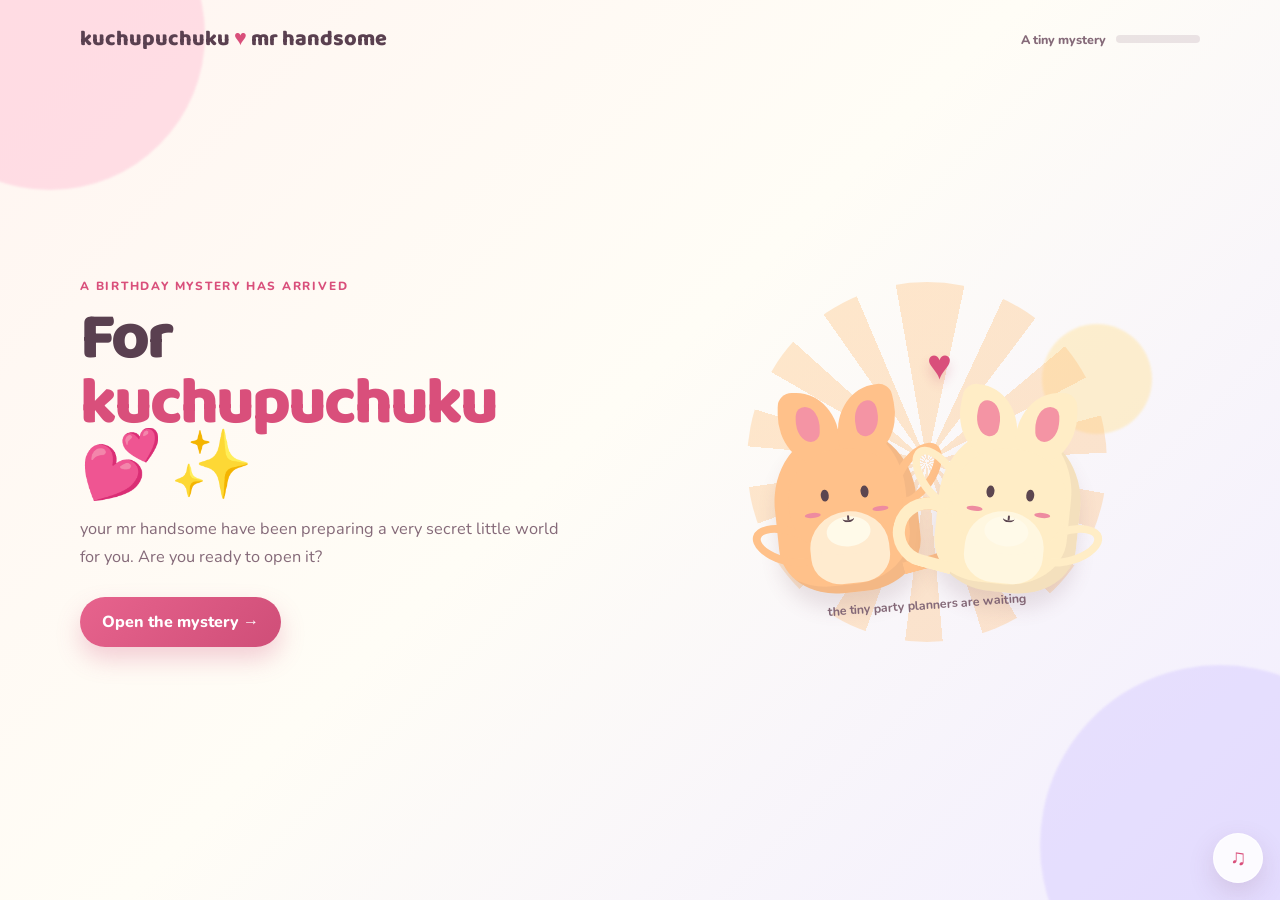
<file: index.html>
<!doctype html>
<html lang="en">
  <head>
    <meta charset="UTF-8" />
    <meta name="viewport" content="width=device-width, initial-scale=1.0" />
    <meta name="description" content="An interactive birthday surprise." />
    <meta name="theme-color" content="#ff93b5" />
    <title>A Birthday Mystery</title>
    <link rel="preconnect" href="https://fonts.googleapis.com" />
    <link rel="preconnect" href="https://fonts.gstatic.com" crossorigin />
    <link
      href="https://fonts.googleapis.com/css2?family=Baloo+2:wght@500;600;700;800&family=Nunito:wght@400;600;700;800&display=swap"
      rel="stylesheet"
    />
    <link rel="stylesheet" href="style.css" />
  </head>
  <body>
    <!--
      Add your own MP3 at assets/music/birthday-song.mp3.
      The music does not auto-play until the first button press, which keeps it
      compatible with mobile browsers and GitHub Pages.
    -->
    <audio id="birthdayMusic" loop preload="metadata">
      <source id="musicSource" src="assets/music/birthday-song.mp3" type="audio/mpeg" />
    </audio>

    <div class="falling-layer" id="fallingLayer" aria-hidden="true"></div>
    <div class="burst-layer" id="burstLayer" aria-hidden="true"></div>

    <button class="sound-button" id="soundButton" type="button" aria-label="Play background music" title="Music">
      <span aria-hidden="true">♫</span>
    </button>

    <main class="birthday-app" id="birthdayApp">
      <div class="background-shape shape-one" aria-hidden="true"></div>
      <div class="background-shape shape-two" aria-hidden="true"></div>
      <div class="background-shape shape-three" aria-hidden="true"></div>

      <header class="topbar">
        <a class="brand" href="#start" data-go="start" aria-label="Back to the first page">
          kuchupuchuku <span>♥</span> mr handsome
        </a>
        <div class="progress" aria-label="Birthday surprise progress">
          <span id="progressText">A tiny mystery</span>
          <span class="progress-track"><span id="progressFill"></span></span>
        </div>
      </header>

      <!-- START -->
      <section class="screen is-active" id="start" data-step="0" aria-labelledby="startTitle">
        <div class="copy-block">
          <p class="eyebrow">A birthday mystery has arrived</p>
          <h1 id="startTitle">For <span data-partner-name>my favourite person</span> ✨</h1>
          <p>
            your mr handsome have been preparing a very secret little world for you.
            Are you ready to open it?
          </p>
          <button class="primary-button" type="button" data-go="lock">
            Open the mystery <span aria-hidden="true">→</span>
          </button>
        </div>
        <div class="scene start-scene">
          <div class="character-stage" data-character="wave" aria-hidden="true"></div>
          <span class="scene-label">the tiny party planners are waiting</span>
        </div>
      </section>

      <!-- PASSCODE -->
      <section class="screen" id="lock" data-step="1" hidden aria-labelledby="lockTitle">
        <div class="copy-block center-copy">
          <p class="eyebrow">First little challenge</p>
          <h2 id="lockTitle">The secret door is locked 🔐</h2>
          <p>Enter the special number that only you should know.</p>

          <label class="sr-only" for="passcodeInput">Secret passcode</label>
          <input
            class="passcode-input"
            id="passcodeInput"
            type="password"
            inputmode="numeric"
            autocomplete="off"
            maxlength="8"
            aria-describedby="passcodeHint passcodeMessage"
            placeholder="• • • •"
          />
          <p class="hint" id="passcodeHint">Hint: choose something sweet, not easy to guess.</p>

          <div class="keypad" aria-label="Passcode keypad">
            <button type="button" data-key="1">1</button><button type="button" data-key="2">2</button><button type="button" data-key="3">3</button>
            <button type="button" data-key="4">4</button><button type="button" data-key="5">5</button><button type="button" data-key="6">6</button>
            <button type="button" data-key="7">7</button><button type="button" data-key="8">8</button><button type="button" data-key="9">9</button>
            <button type="button" data-key="back" aria-label="Remove last digit">⌫</button><button type="button" data-key="0">0</button><button type="button" id="unlockButton" class="key-confirm" aria-label="Unlock">♥</button>
          </div>
          <p class="status-message" id="passcodeMessage" aria-live="polite"></p>
        </div>
        <div class="scene lock-scene">
          <div class="lock-illustration" aria-hidden="true">🔒</div>
          <div class="character-stage" data-character="think" aria-hidden="true"></div>
        </div>
      </section>

      <!-- WRONG PASSCODE -->
      <section class="screen" id="wrong-code" data-step="1" hidden aria-labelledby="wrongTitle">
        <div class="copy-block center-copy">
          <p class="eyebrow">Uh-oh</p>
          <h2 id="wrongTitle">That door made a tiny “nope” 🥺</h2>
          <p>Even the cake is worried. Try the number that has a special meaning for us.</p>
          <button class="primary-button" type="button" data-go="lock">Try again <span aria-hidden="true">↻</span></button>
        </div>
        <div class="scene"><div class="character-stage" data-character="sad" aria-hidden="true"></div></div>
      </section>

      <!-- YES / NO -->
      <section class="screen" id="question" data-step="2" hidden aria-labelledby="questionTitle">
        <div class="copy-block">
          <p class="eyebrow">Door unlocked!</p>
          <h2 id="questionTitle">There is a surprise behind the next cloud…</h2>
          <p>Do you really, really want to see it?</p>
          <div class="button-row">
            <button class="primary-button" type="button" data-go="envelopes">Yes, show me! 💕</button>
            <button class="secondary-button" type="button" data-go="nope">No 🙈</button>
          </div>
        </div>
        <div class="scene"><div class="character-stage" data-character="excited" aria-hidden="true"></div></div>
      </section>

      <!-- NO DETOUR -->
      <section class="screen" id="nope" data-step="2" hidden aria-labelledby="nopeTitle">
        <div class="copy-block center-copy">
          <p class="eyebrow">Wrong answer, cutie</p>
          <h2 id="nopeTitle">mr handsome is asking very politely… 🥺</h2>
          <p>Could you go back and press “Yes”? The mystery gets shy when you say no.</p>
          <button class="primary-button" type="button" data-go="question">Okay okay, YES 💗</button>
        </div>
        <div class="scene"><div class="character-stage" data-character="please" aria-hidden="true"></div></div>
      </section>

      <!-- ENVELOPES -->
      <section class="screen" id="envelopes" data-step="3" hidden aria-labelledby="envelopeTitle">
        <div class="copy-block">
          <p class="eyebrow">Mystery number one</p>
          <h2 id="envelopeTitle">Pick a tiny love note 💌</h2>
          <p>One of these envelopes is waiting to whisper something sweet.</p>
          <div class="envelope-choices" id="envelopeChoices">
            <button class="envelope-button" type="button" data-note="0" aria-label="Open pink envelope">💌</button>
            <button class="envelope-button" type="button" data-note="1" aria-label="Open yellow envelope">💛</button>
            <button class="envelope-button" type="button" data-note="2" aria-label="Open purple envelope">💜</button>
          </div>
          <div class="note-reveal" id="noteReveal" aria-live="polite">
            <p>Choose an envelope, birthday girl.</p>
          </div>
          <button class="primary-button continue-button" id="envelopeNext" type="button" data-go="memories" hidden>
            Find the next clue <span aria-hidden="true">→</span>
          </button>
        </div>
        <div class="scene"><div class="character-stage" data-character="letter" aria-hidden="true"></div></div>
      </section>

      <!-- MEMORY GAME -->
      <section class="screen" id="memories" data-step="4" hidden aria-labelledby="memoryTitle">
        <div class="copy-block">
          <p class="eyebrow">Mystery number two</p>
          <h2 id="memoryTitle">Collect the three floating hearts</h2>
          <p>They each hold a little reason why you are so loved. Tap every heart.</p>
          <div class="heart-game" id="heartGame" aria-live="polite">
            <button class="memory-heart heart-a" type="button" data-memory="0" aria-label="Reveal memory one">♥</button>
            <button class="memory-heart heart-b" type="button" data-memory="1" aria-label="Reveal memory two">♥</button>
            <button class="memory-heart heart-c" type="button" data-memory="2" aria-label="Reveal memory three">♥</button>
          </div>
          <p class="status-message" id="memoryMessage">0 of 3 hearts collected</p>
          <button class="primary-button continue-button" id="memoryNext" type="button" data-go="wish" disabled>
            One last mystery <span aria-hidden="true">→</span>
          </button>
        </div>
        <div class="scene"><div class="character-stage" data-character="love" aria-hidden="true"></div></div>
      </section>

      <!-- CANDLE -->
      <section class="screen" id="wish" data-step="5" hidden aria-labelledby="wishTitle">
        <div class="copy-block">
          <p class="eyebrow">The final mystery</p>
          <h2 id="wishTitle">Make the prettiest wish ✨</h2>
          <p>Close your eyes for a second, wish for something beautiful, then blow out the candle.</p>
          <button class="primary-button" id="blowButton" type="button">Blow the candle <span aria-hidden="true">💨</span></button>
          <p class="status-message" id="wishMessage" aria-live="polite"></p>
        </div>
        <div class="scene cake-scene">
          <div class="birthday-cake" id="birthdayCake" aria-label="A birthday cake with a lit candle" role="img">
            <span class="flame"></span><span class="candle"></span><span class="cake-icing"></span><span class="cake-top"></span><span class="cake-bottom"></span><span class="cake-plate"></span>
          </div>
          <div class="character-stage cake-characters" data-character="cheer" aria-hidden="true"></div>
        </div>
      </section>

      <!-- FINALE AND PHOTOS -->
      <section class="screen" id="finale" data-step="6" hidden aria-labelledby="finaleTitle">
        <div class="copy-block center-copy final-copy">
          <p class="eyebrow">Happy birthday, <span data-partner-name>Ashwini</span>!</p>
          <h2 id="finaleTitle">You are my favourite kind of magic. 🎂</h2>
          <p data-final-message>May you always find happiness in the little things, courage when life gets difficult, and plenty of moments that make you smile.</p>
          <div class="photo-gallery" id="photoGallery" aria-label="Your memories together">
            <figure class="photo-card"><img data-photo="0" alt="A favourite memory" /><figcaption>our little world</figcaption></figure>
            <figure class="photo-card"><img data-photo="1" alt="A favourite memory" /><figcaption>you make me smile</figcaption></figure>
            <figure class="photo-card"><img data-photo="2" alt="A favourite memory" /><figcaption>more adventures</figcaption></figure>
            <figure class="photo-card"><img data-photo="3" alt="A favourite memory" /><figcaption>just us</figcaption></figure>
            <figure class="photo-card"><img data-photo="4" alt="A favourite memory" /><figcaption>forever favourite</figcaption></figure>
            <figure class="photo-card"><img data-photo="5" alt="A favourite memory" /><figcaption>one more hug</figcaption></figure>
          </div>
          <p class="signature">Made with a whole lot of love,<br /><strong data-your-name>supriyo</strong> ♥</p>
          <button class="secondary-button replay-button" id="replayButton" type="button">Replay the surprise ↻</button>
        </div>
        <div class="scene finale-scene"><div class="character-stage" data-character="celebrate" aria-hidden="true"></div></div>
      </section>
    </main>

    <noscript>This birthday surprise needs JavaScript turned on for its buttons and mysteries.</noscript>
    <script src="script.js"></script>
  </body>
</html>
</file>
<file: style.css>
:root {
  --ink: #5a4050;
  --muted: #856a79;
  --pink: #f2749b;
  --pink-dark: #d94f7b;
  --pink-soft: #ffe1eb;
  --peach: #ffc58d;
  --cream: #fff0cb;
  --lavender: #ddd1ff;
  --yellow: #ffe18e;
  --paper: #fffdf7;
  --shadow: 0 22px 60px rgba(125, 70, 94, 0.16);
}

* { box-sizing: border-box; }
html { scroll-behavior: smooth; }
body {
  min-width: 320px;
  min-height: 100vh;
  margin: 0;
  overflow-x: hidden;
  color: var(--ink);
  background: #fff5f4;
  font-family: "Nunito", Arial, sans-serif;
}
button, input { font: inherit; }
button { -webkit-tap-highlight-color: transparent; }
button:focus-visible, a:focus-visible, input:focus-visible {
  outline: 3px solid #6d5487;
  outline-offset: 4px;
}

.sr-only {
  position: absolute;
  width: 1px;
  height: 1px;
  padding: 0;
  overflow: hidden;
  clip: rect(0, 0, 0, 0);
  white-space: nowrap;
  border: 0;
}

.birthday-app {
  position: relative;
  min-height: 100vh;
  overflow: hidden;
  background: linear-gradient(135deg, #fff5f1 0%, #fffdf6 47%, #f1edff 100%);
}

.background-shape {
  position: absolute;
  z-index: 0;
  border-radius: 50%;
  opacity: 0.52;
  filter: blur(1px);
  pointer-events: none;
}
.shape-one { top: -120px; left: -105px; width: 310px; height: 310px; background: #ffc6d8; }
.shape-two { right: -120px; bottom: -125px; width: 360px; height: 360px; background: #d9ceff; }
.shape-three { top: 36%; right: 10%; width: 110px; height: 110px; background: #ffe5a7; }

.topbar {
  position: relative;
  z-index: 4;
  display: flex;
  align-items: center;
  justify-content: space-between;
  width: min(1120px, calc(100% - 40px));
  margin: 0 auto;
  padding: 22px 0;
}
.brand {
  color: var(--ink);
  font-family: "Baloo 2", cursive;
  font-size: 1.35rem;
  font-weight: 800;
  text-decoration: none;
}
.brand span { color: var(--pink-dark); }
.progress { display: flex; align-items: center; gap: 10px; color: var(--muted); font-size: 0.78rem; font-weight: 800; }
.progress-track { display: block; width: 84px; height: 8px; overflow: hidden; border-radius: 999px; background: rgba(122, 82, 105, 0.14); }
.progress-track span { display: block; width: 0; height: 100%; border-radius: inherit; background: linear-gradient(90deg, var(--pink), #f6b274); transition: width 450ms ease; }

.screen {
  position: relative;
  z-index: 1;
  display: grid;
  grid-template-columns: minmax(280px, 0.94fr) minmax(300px, 1.06fr);
  align-items: center;
  gap: clamp(22px, 7vw, 100px);
  width: min(1120px, calc(100% - 40px));
  min-height: calc(100vh - 84px);
  margin: 0 auto;
  padding: 24px 0 72px;
}
.screen[hidden] { display: none; }
.screen.is-active { animation: rise-in 500ms ease both; }

.copy-block { max-width: 540px; }
.center-copy { text-align: center; justify-self: center; }
.center-copy > p { margin-right: auto; margin-left: auto; }
.eyebrow {
  margin: 0 0 9px;
  color: var(--pink-dark);
  font-size: 0.74rem;
  font-weight: 800;
  letter-spacing: 0.15em;
  text-transform: uppercase;
}
h1, h2 {
  margin: 0 0 15px;
  color: var(--ink);
  font-family: "Baloo 2", cursive;
  font-size: clamp(2.55rem, 5.2vw, 4.75rem);
  font-weight: 800;
  letter-spacing: -0.045em;
  line-height: 0.98;
}
h1 span, h2 span { color: var(--pink-dark); }
p { max-width: 510px; margin: 0; color: var(--muted); font-size: 1.02rem; line-height: 1.68; }

.primary-button, .secondary-button {
  margin-top: 26px;
  padding: 14px 22px;
  border: 0;
  border-radius: 999px;
  cursor: pointer;
  font-weight: 800;
  transition: transform 180ms ease, box-shadow 180ms ease, background 180ms ease;
}
.primary-button { color: #fff; background: linear-gradient(135deg, #e7638d, #cf4e78); box-shadow: 0 12px 24px rgba(209, 77, 118, 0.26); }
.primary-button:hover:not(:disabled) { transform: translateY(-3px) rotate(-1deg); box-shadow: 0 17px 28px rgba(209, 77, 118, 0.32); }
.secondary-button { color: #ae3e68; background: rgba(255, 226, 237, 0.95); box-shadow: 0 7px 17px rgba(125, 70, 94, 0.09); }
.secondary-button:hover { transform: translateY(-2px); background: #ffd7e6; }
.primary-button:disabled { cursor: not-allowed; opacity: 0.54; box-shadow: none; }
.button-row { display: flex; flex-wrap: wrap; gap: 12px; }.button-row button { margin-top: 24px; }.button-row .secondary-button { margin-left: 0; }

.scene { position: relative; display: grid; min-height: 430px; place-items: center; }
.scene-label { position: absolute; bottom: 15%; color: var(--muted); font-size: 0.78rem; font-weight: 700; transform: rotate(-4deg); }
.start-scene::before, .finale-scene::before {
  position: absolute;
  width: min(32vw, 360px);
  aspect-ratio: 1;
  border-radius: 50%;
  background: repeating-conic-gradient(from 0deg, rgba(255, 193, 125, 0.36) 0 12deg, transparent 12deg 25deg);
  content: "";
}

/* Original cute cat pair. It avoids using unlicensed third-party character art. */
.character-stage { position: relative; z-index: 1; width: min(100%, 390px); min-height: 290px; }
.buddy-pair { position: absolute; bottom: 0; left: 50%; width: 350px; height: 270px; transform: translateX(-50%); }
.buddy {
  position: absolute;
  bottom: 15px;
  width: 142px;
  height: 164px;
  border-radius: 47% 47% 42% 42% / 45% 45% 30% 30%;
  background: var(--cat-colour);
  box-shadow: inset -10px -8px 0 rgba(112, 74, 80, 0.08), 0 15px 20px rgba(111, 70, 84, 0.14);
  transform-origin: bottom center;
}
.buddy-peach { --cat-colour: #ffc18a; left: 32px; transform: rotate(-6deg); }
.buddy-cream { --cat-colour: #ffedc6; right: 31px; transform: rotate(6deg); }
.buddy::before, .buddy::after {
  position: absolute;
  z-index: -1;
  bottom: 34px;
  width: 55px;
  height: 22px;
  border: 8px solid var(--cat-colour);
  border-radius: 50%;
  content: "";
}
.buddy::before { left: -27px; transform: rotate(22deg); }
.buddy::after { right: -27px; transform: rotate(-22deg); }
.cat-ear { position: absolute; top: -39px; width: 62px; height: 72px; border-radius: 14px 70% 16px 70%; background: var(--cat-colour); }
.ear-left { left: 11px; transform: rotate(6deg); }.ear-right { right: 11px; transform: scaleX(-1) rotate(6deg); }
.cat-ear::after { position: absolute; top: 14px; left: 18px; width: 24px; height: 35px; border-radius: 10px 70% 10px 70%; background: #f494a4; content: ""; }
.cat-face { position: absolute; top: 20px; left: 14px; width: 114px; height: 106px; border-radius: 47%; background: var(--cat-colour); }
.cat-face::after { position: absolute; bottom: 8px; left: 35px; width: 44px; height: 30px; border-radius: 50%; background: #fff8e8; content: ""; }
.cat-eye { position: absolute; z-index: 1; top: 39px; width: 8px; height: 12px; border-radius: 50%; background: #5c4650; }.eye-left { left: 33px; }.eye-right { right: 33px; }
.cat-blush { position: absolute; z-index: 2; top: 61px; width: 16px; height: 5px; border-radius: 50%; background: #ee8ba0; }.blush-left { left: 15px; }.blush-right { right: 15px; }
.cat-mouth { position: absolute; z-index: 3; top: 65px; left: 52px; width: 12px; height: 9px; border-bottom: 2px solid #5c4650; border-radius: 50%; }
.cat-mouth::after { position: absolute; top: 2px; left: 5px; width: 2px; height: 5px; border-radius: 2px; background: #5c4650; content: ""; }
.cat-belly { position: absolute; bottom: 9px; left: 31px; width: 79px; height: 72px; border-radius: 50% 50% 38% 38%; background: rgba(255, 251, 235, 0.72); }
.cat-tail { position: absolute; z-index: -2; right: -42px; bottom: 17px; width: 67px; height: 70px; border: 12px solid var(--cat-colour); border-left: 0; border-radius: 0 60px 60px 0; transform: rotate(-9deg); }.buddy-cream .cat-tail { right: auto; left: -42px; border-right: 0; border-left: 12px solid var(--cat-colour); border-radius: 60px 0 0 60px; transform: rotate(9deg); }
.pair-heart { position: absolute; top: 0; left: 50%; z-index: 2; color: var(--pink-dark); font-size: 42px; text-shadow: 0 7px 12px rgba(190, 57, 100, 0.2); animation: heart-bob 1.8s ease-in-out infinite; }
.pose-wave .buddy-peach::after { bottom: 92px; right: -38px; transform: rotate(-50deg); }.pose-wave .buddy-cream::before { bottom: 88px; left: -38px; transform: rotate(49deg); }
.pose-think .buddy { animation: bob 2.7s ease-in-out infinite; }.pose-think .pair-heart { animation-delay: 0.5s; }
.pose-sad .buddy { filter: saturate(0.85); }.pose-sad .buddy-cream { transform: rotate(6deg) translateY(12px); }.pose-sad .pair-heart { animation: sad-float 2.2s ease-in-out infinite; }
.pose-excited .buddy-peach { animation: hop 1.4s ease-in-out infinite; }.pose-excited .buddy-cream { animation: hop 1.4s 0.3s ease-in-out infinite; }
.pose-please .buddy { transform: scale(0.93); }.pose-please .pair-heart { font-size: 50px; }.pose-letter .buddy-peach::after { bottom: 83px; right: -41px; transform: rotate(-42deg); }
.pose-love .buddy { animation: bob 2.5s ease-in-out infinite; }.pose-cheer .buddy::before, .pose-cheer .buddy::after, .pose-celebrate .buddy::before, .pose-celebrate .buddy::after { bottom: 103px; }.pose-cheer .buddy-peach::after, .pose-celebrate .buddy-peach::after { transform: rotate(-65deg); }.pose-cheer .buddy-cream::before, .pose-celebrate .buddy-cream::before { transform: rotate(65deg); }.pose-celebrate .buddy { animation: hop 1.4s ease-in-out infinite; }

.lock-scene { min-height: 460px; }.lock-illustration { position: absolute; top: 4%; z-index: 2; font-size: 65px; filter: drop-shadow(0 10px 10px rgba(125, 70, 94, 0.15)); animation: lock-wiggle 2.8s ease-in-out infinite; }
.passcode-input {
  display: block;
  width: min(290px, 100%);
  min-height: 53px;
  margin: 25px auto 8px;
  padding: 10px 16px;
  border: 2px solid #f2ceda;
  border-radius: 17px;
  color: var(--pink-dark);
  background: rgba(255, 255, 255, 0.78);
  font-size: 1.25rem;
  font-weight: 800;
  letter-spacing: 0.42em;
  text-align: center;
}
.passcode-input::placeholder { color: #d8bcc7; letter-spacing: 0.12em; }
.hint { font-size: 0.77rem; }.keypad { display: grid; grid-template-columns: repeat(3, 1fr); gap: 8px; width: min(290px, 100%); margin: 18px auto 0; }.keypad button { min-height: 49px; border: 1px solid #f4d9e2; border-radius: 13px; cursor: pointer; color: var(--ink); background: rgba(255,255,255,0.85); font-weight: 800; box-shadow: 0 5px 10px rgba(125, 70, 94, 0.06); transition: transform 130ms ease, background 130ms ease; }.keypad button:hover { transform: translateY(-2px); background: #fff; }.keypad .key-confirm { color: #fff; background: var(--pink-dark); }
.status-message { min-height: 26px; margin-top: 14px; color: var(--pink-dark); font-size: 0.87rem; font-weight: 800; }

.envelope-choices { display: flex; gap: 13px; margin-top: 23px; }.envelope-button { display: grid; width: 73px; height: 67px; place-items: center; border: 0; border-radius: 18px; cursor: pointer; background: rgba(255,255,255,0.78); box-shadow: 0 8px 18px rgba(125, 70, 94, 0.11); font-size: 37px; transition: transform 190ms ease, box-shadow 190ms ease; }.envelope-button:hover, .envelope-button.is-open { transform: translateY(-8px) rotate(-4deg); box-shadow: 0 15px 25px rgba(125, 70, 94, 0.16); }.envelope-button:nth-child(2) { transform: rotate(4deg); }.envelope-button:nth-child(2):hover, .envelope-button:nth-child(2).is-open { transform: translateY(-8px) rotate(4deg); }.envelope-button:nth-child(3) { transform: rotate(-2deg); }
.note-reveal { min-height: 98px; margin-top: 18px; padding: 14px 17px; border: 1px dashed #eea7bb; border-radius: 18px; background: rgba(255, 250, 246, 0.72); }.note-reveal span { color: var(--pink-dark); font-size: 0.72rem; font-weight: 800; letter-spacing: 0.1em; text-transform: uppercase; }.note-reveal p { margin-top: 4px; font-size: 0.91rem; }.continue-button[hidden] { display: none; }

.heart-game { position: relative; width: min(330px, 100%); height: 200px; margin-top: 18px; overflow: hidden; border-radius: 28px; background: rgba(255,255,255,0.48); }.memory-heart { position: absolute; width: 60px; height: 60px; border: 0; cursor: pointer; color: var(--pink-dark); background: transparent; font-size: 48px; line-height: 1; filter: drop-shadow(0 7px 6px rgba(205, 65, 107, 0.23)); animation: heart-bob 1.8s ease-in-out infinite; transition: transform 180ms ease, color 180ms ease; }.memory-heart:hover { transform: scale(1.18); }.heart-a { top: 22px; left: 31px; }.heart-b { right: 29px; bottom: 25px; animation-delay: -0.7s; }.heart-c { top: 32px; right: 93px; color: #b174e0; animation-delay: -1.1s; }.memory-heart.is-found { color: #f3ba55; animation: none; transform: scale(0.9); cursor: default; }

.cake-scene { min-height: 485px; }.birthday-cake { position: relative; z-index: 2; width: 280px; height: 320px; filter: drop-shadow(0 20px 17px rgba(125, 70, 94, 0.16)); }.cake-plate { position: absolute; bottom: 12px; left: 0; width: 280px; height: 30px; border-radius: 50%; background: #d6cced; }.cake-bottom { position: absolute; bottom: 32px; left: 31px; width: 219px; height: 91px; border-radius: 18px 18px 29px 29px; background: #ffbe91; }.cake-top { position: absolute; bottom: 105px; left: 51px; width: 178px; height: 84px; border-radius: 18px 18px 9px 9px; background: #ef8eaa; }.cake-icing { position: absolute; z-index: 1; bottom: 167px; left: 52px; width: 177px; height: 29px; border-radius: 50%; background: #fff0cb; }.cake-icing::after { position: absolute; top: 10px; left: 15px; width: 25px; height: 30px; border-radius: 0 0 30px 30px; background: #fff0cb; box-shadow: 49px 5px 0 #fff0cb, 103px 0 0 #fff0cb; content: ""; }.candle { position: absolute; z-index: 3; bottom: 187px; left: 132px; width: 17px; height: 70px; border-radius: 7px 7px 2px 2px; background: repeating-linear-gradient(45deg, #d3c2ff 0 8px, #fff5a7 8px 16px); }.flame { position: absolute; z-index: 4; bottom: 248px; left: 128px; width: 25px; height: 41px; border-radius: 50% 50% 50% 0; background: #ffd062; box-shadow: 0 0 25px #ffd062; transform: rotate(45deg); animation: flicker 0.8s ease-in-out infinite alternate; transition: opacity 360ms ease, transform 360ms ease; }.birthday-cake.is-blown .flame { transform: rotate(45deg) scale(0.05); opacity: 0; }.birthday-cake.is-blown::after { position: absolute; z-index: 6; top: 15px; left: 125px; color: #a99aaf; content: "💨"; font-size: 36px; animation: puff 1s ease-out both; }.cake-characters { position: absolute; bottom: -73px; transform: scale(0.67); }

.final-copy { max-width: 760px; grid-column: 1 / -1; }.final-copy > p { max-width: 620px; }.finale-scene { display: none; }.photo-gallery { display: grid; grid-template-columns: repeat(3, minmax(100px, 1fr)); gap: 10px; max-width: 620px; margin: 26px auto 8px; }.photo-card { position: relative; min-height: 124px; margin: 0; overflow: hidden; border: 8px solid #fff; border-radius: 7px; background: linear-gradient(145deg, #ffdce8, #ece3ff); box-shadow: 0 10px 18px rgba(125, 70, 94, 0.12); transform: rotate(-2.2deg); }.photo-card:nth-child(2n) { transform: rotate(2deg); }.photo-card:nth-child(3n) { transform: rotate(-0.5deg); }.photo-card::before { position: absolute; top: 42%; right: 5px; left: 5px; color: #a47d92; content: "add a favourite photo"; font-size: 0.67rem; font-weight: 800; text-align: center; }.photo-card::after { position: absolute; top: 16px; left: 50%; width: 37px; height: 25px; border: 4px solid rgba(255,255,255,0.66); border-radius: 50%; content: ""; transform: translateX(-50%); }.photo-card img { position: relative; z-index: 1; display: none; width: 100%; aspect-ratio: 1 / 0.82; object-fit: cover; }.photo-card.has-image img { display: block; }.photo-card.has-image::before, .photo-card.has-image::after { display: none; }.photo-card figcaption { position: relative; z-index: 2; min-height: 29px; padding-top: 4px; color: #9b6e82; background: #fff; font-family: "Baloo 2", cursive; font-size: 0.72rem; text-align: center; }.signature { margin-top: 23px; color: var(--pink-dark); font-family: "Baloo 2", cursive; font-size: 1.12rem; line-height: 1.4; }.replay-button { margin-top: 16px; }

.sound-button { position: fixed; right: 17px; bottom: 17px; z-index: 20; display: grid; width: 50px; height: 50px; place-items: center; padding: 0; border: 1px solid rgba(255,255,255,0.8); border-radius: 50%; cursor: pointer; color: var(--pink-dark); background: rgba(255,255,255,0.88); box-shadow: 0 10px 26px rgba(125, 70, 94, 0.17); font-size: 22px; transition: transform 180ms ease; }.sound-button:hover { transform: rotate(-10deg) scale(1.06); }.sound-button.is-playing { color: #fff; background: var(--pink-dark); animation: music-pulse 1.5s ease-in-out infinite; }
.falling-layer, .burst-layer { position: fixed; z-index: 12; inset: 0; overflow: hidden; pointer-events: none; }.falling-layer { z-index: 0; }.falling-item { position: absolute; top: -45px; left: var(--left); color: #f583a3; font-size: var(--size); opacity: 0.7; animation: fall-down var(--duration) linear var(--delay) infinite; }.burst-item { position: absolute; z-index: 15; color: var(--pink-dark); font-size: clamp(17px, 2.4vw, 31px); animation: burst 1.5s ease-out both; }

@keyframes rise-in { from { opacity: 0; transform: translateY(15px); } to { opacity: 1; transform: translateY(0); } }
@keyframes fall-down { to { transform: translate3d(38px, 112vh, 0) rotate(500deg); opacity: 0.15; } }
@keyframes burst { to { transform: translate(var(--x), var(--y)) rotate(var(--rotate)) scale(0.45); opacity: 0; } }
@keyframes bob { 50% { transform: translateY(-11px) rotate(-4deg); } }
@keyframes hop { 50% { transform: translateY(-24px) rotate(-7deg); } }
@keyframes heart-bob { 50% { transform: translateY(-12px) scale(1.13); } }
@keyframes sad-float { 50% { transform: translateY(9px) rotate(8deg); } }
@keyframes lock-wiggle { 45%, 55% { transform: rotate(0); } 48% { transform: rotate(-8deg); } 52% { transform: rotate(8deg); } }
@keyframes flicker { to { transform: rotate(42deg) scale(0.86, 1.1); } }
@keyframes puff { from { opacity: 0.1; transform: translateY(5px); } to { opacity: 0; transform: translate(44px, -42px); } }
@keyframes music-pulse { 50% { box-shadow: 0 0 0 8px rgba(217, 79, 123, 0.15), 0 10px 26px rgba(125, 70, 94, 0.17); } }

@media (max-width: 760px) {
  .topbar { width: min(100% - 30px, 600px); padding: 17px 0; }.brand { font-size: 1.18rem; }.progress { gap: 6px; font-size: 0.7rem; }.progress-track { width: 60px; }
  .screen { grid-template-columns: 1fr; align-content: center; gap: 4px; width: min(100% - 34px, 600px); min-height: calc(100vh - 70px); padding: 12px 0 58px; text-align: center; }.copy-block { justify-self: center; }.copy-block > p { margin-right: auto; margin-left: auto; }.scene { min-height: 288px; }.start-scene { grid-row: 1; }.start-scene + * { grid-row: 2; }.screen#start .copy-block { grid-row: 2; }.screen#start .scene { grid-row: 1; }.character-stage { width: 330px; min-height: 260px; }.buddy-pair { transform: translateX(-50%) scale(0.87); transform-origin: bottom center; }.scene-label { bottom: 2%; }.lock-scene { min-height: 310px; }.lock-illustration { top: 0; font-size: 49px; }.button-row { justify-content: center; }.envelope-choices { justify-content: center; }.note-reveal { text-align: left; }.heart-game { margin-right: auto; margin-left: auto; text-align: left; }.cake-scene { min-height: 340px; }.birthday-cake { transform: scale(0.78); transform-origin: bottom center; }.cake-characters { bottom: -94px; }.photo-gallery { grid-template-columns: repeat(3, 1fr); gap: 7px; }.photo-card { min-height: 91px; border-width: 5px; }.photo-card::before { font-size: 0.55rem; }.photo-card figcaption { min-height: 24px; font-size: 0.59rem; }.photo-card::after { top: 8px; }.sound-button { right: 12px; bottom: 12px; width: 46px; height: 46px; }
}

@media (max-width: 410px) {
  h1, h2 { font-size: 2.5rem; }.topbar { width: calc(100% - 24px); }.screen { width: calc(100% - 28px); }.character-stage { width: 300px; }.buddy-pair { transform: translateX(-50%) scale(0.77); }.scene { min-height: 260px; }.photo-card { min-height: 80px; }.photo-card figcaption { display: none; }.envelope-button { width: 67px; }
}

@media (prefers-reduced-motion: reduce) {
  *, *::before, *::after { scroll-behavior: auto !important; animation-duration: 0.01ms !important; animation-iteration-count: 1 !important; transition-duration: 0.01ms !important; }
}
</file>
